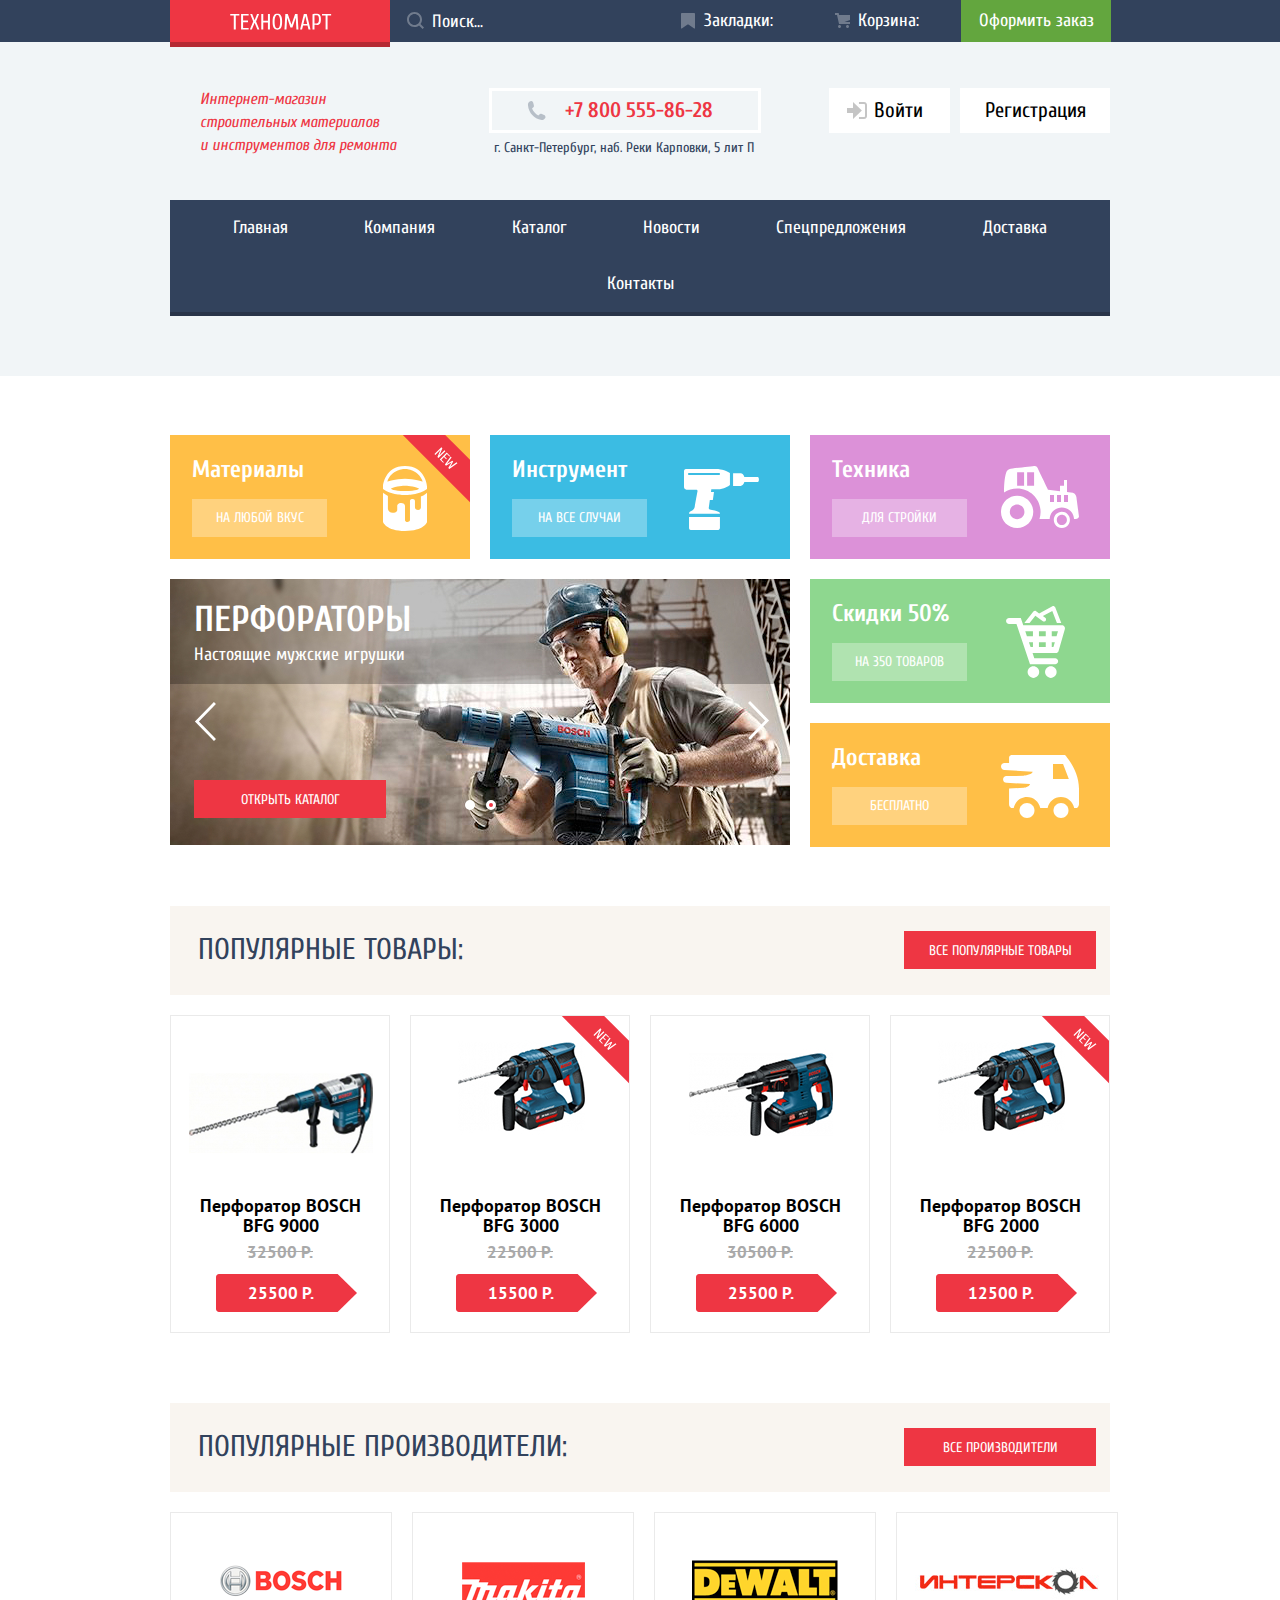
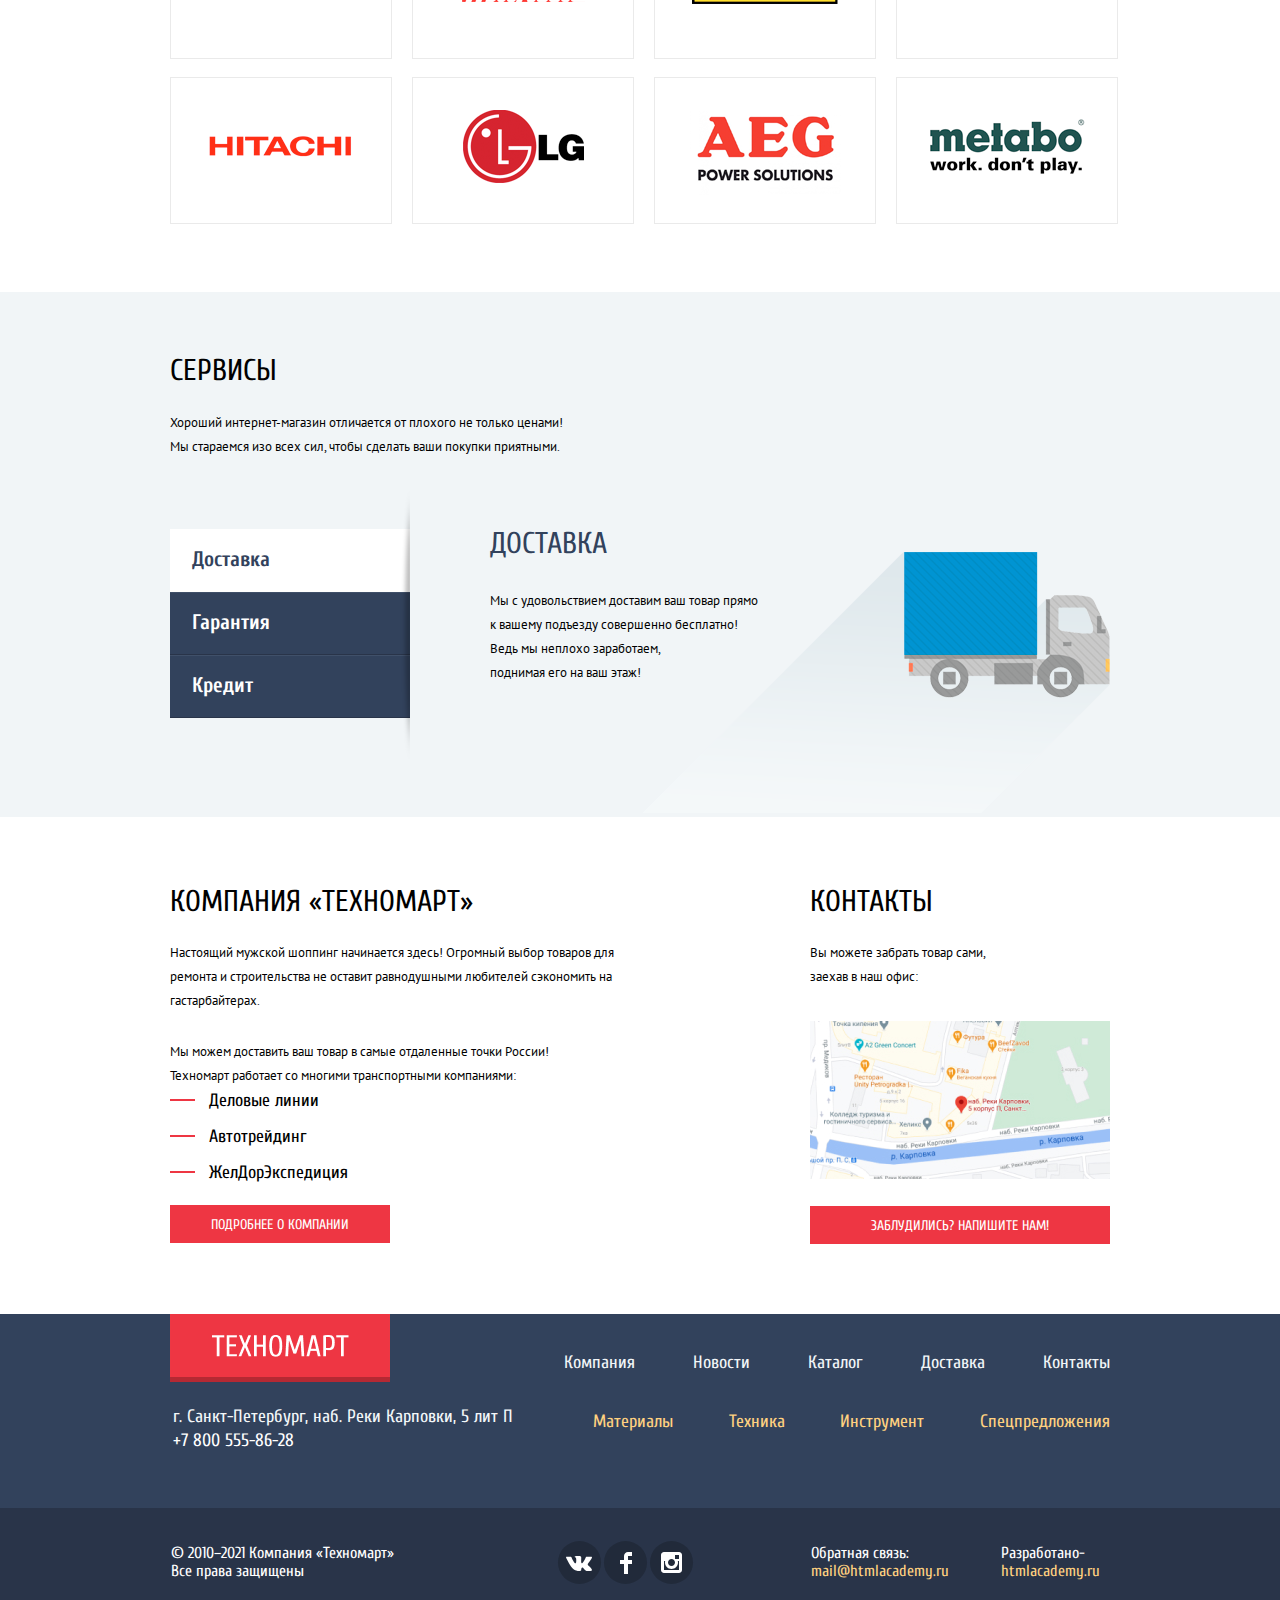
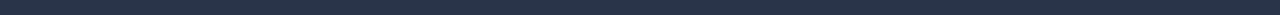
<file: index.html>
<!DOCTYPE html>
<html class="page" lang="ru">

<head>
  <meta charset="utf-8">
  <title>HTML Academy: Техномарт</title>
  <link rel="icon" href="favicon.ico">
  <link rel="icon" href="img/favicon/icon.svg" type="image/svg+xml">
  <link rel="apple-touch-icon" href="img/favicon/180.png">
  <link rel="manifest" href="manifest.webmanifest">
  <link rel="preconnect" href="https://fonts.gstatic.com">
  <link
    href="https://fonts.googleapis.com/css2?family=Cuprum:ital,wght@0,400;0,700;1,400&family=PT+Sans:ital,wght@0,400;0,700;1,400;1,700&display=swap"
    rel="stylesheet">
  <link href="css/normalize.css" rel="stylesheet">
  <link href="css/style.min.css" rel="stylesheet">
</head>

<body class="page-body">
  <header class="main-header">
    <div class="user-navigation-bar">
      <div class="user-navigation">
        <a class="main-header-logo">
          <img src="img/logo-technomart.svg" width="107" height="17" alt="Логотип магазина Техномарт">
        </a>
        <form class="search-form" action="blank.html" method="get">
          <label class="visually-hidden" for="site-search">Поиск:</label>
          <input type="search" name="search" placeholder="Поиск..." id="site-search">
          <button class="botton-search" type="submit" aria-label="Поиск"></button>
        </form>
        <ul class="user-list">
          <li><a class="bookmarks" href="blank.html">Закладки:</a></li>
          <li><a class="cart" href="blank.html">Корзина:</a></li>
          <li><button class="order">Оформить заказ</button></li>
        </ul>
      </div>
    </div>
    <div class="user-navigation-wrapper">
      <h1 class="main-title">Интернет-магазин<br> строительных материалов<br> и инструментов для ремонта</h1>
      <ul class="main-contact">
        <li class="contact-center">
          <a class="contacts-phone" href="tel:+78005558628">+7 800 555-86-28</a>
        </li>
        <li>
          <p class="main-address">г. Санкт-Петербург, наб. Реки Карповки, 5 лит П</p>
        </li>
      </ul>
      <ul class="main-login">
        <li><a class="login-link">Войти</a></li>
        <li><a class="registration-link">Регистрация</a></li>
      </ul>
    </div>
    <nav class="main-navigation">
      <ul class="site-navigation">
        <li><a href="index.html">Главная</a></li>
        <li><a href="blank.html">Компания</a></li>
        <li><a href="catalog.html">Каталог</a></li>
        <li><a href="blank.html">Новости</a></li>
        <li><a href="blank.html">Спецпредложения</a></li>
        <li><a href="blank.html">Доставка</a></li>
        <li><a href="blank.html">Контакты</a></li>
      </ul>
    </nav>
  </header>
  <main class="container">
    <section class="main-menu center">
      <h2 class="visually-hidden">Каталог товаров и услуг</h2>
      <div class="menu-container">
        <div class="item-material">
          <h3>Материалы</h3>
          <a class="button-menu" href="blank.html" aria-label="Каталог материалов">На любой вкус</a>
          <img class="new" src="img/new.svg" width="70" height="70" alt="Новинка">
        </div>
        <div class="item-tool">
          <h3>Инструмент</h3>
          <a class="button-menu" href="blank.html" aria-label="Каталог инструментов">На все случаи</a>
        </div>
        <div class="item-technic">
          <h3>Техника</h3>
          <a class="button-menu" href="blank.html" aria-label="Каталог техники">Для стройки</a>
        </div>
        <div class="item-stock">
          <h3>Скидки 50%</h3>
          <a class="button-menu" href="blank.html" aria-label="Скидки на товары">На 350 товаров</a>
        </div>
        <div class="item-delivery">
          <h3>Доставка</h3>
          <a class="button-menu" href="blank.html" aria-label="Условия бесплатной доставки">Бесплатно</a>
        </div>
        <div class="gallery-container">
          <h2 class="visually-hidden">Фотогалерея</h2>
          <ul class="gallery-content">
            <li class="slide slide-current">
              <img src="img/hammer-drill.jpg" width="620" height="266" alt="Изображение работы с перфоратором">
              <div class="gallery-title">
                <h2>Перфораторы</h2>
                <p>Настоящие мужские игрушки</p>
              </div>
            </li>
            <li class="slide">
              <img src="img/drill.jpg" width="620" height="266" alt="Изображение работы с дрелью">
              <div class="gallery-title">
                <h2>Дрели</h2>
                <p>Соседям на радость!</p>
              </div>
            </li>
          </ul>
          <a class="button-red button-gallery" href="catalog.html">Открыть каталог</a>
          <div class="gallery-controls">
            <button type="button" aria-label="Первый слайд"></button>
            <button class="gallery-controls-current" type="button" aria-label="Второй слайд"></button>
          </div>
          <button class="button gallery-button gallery-button-back" type="button" disabled>
            <span class="visually-hidden">Назад</span>
          </button>
          <button class="button gallery-button gallery-button-next" type="button">
            <span class="visually-hidden">Вперед</span>
          </button>
        </div>
      </div>
    </section>
    <div class="main-section center">
      <h2>Популярные товары:</h2>
      <a class="button-red button-red-popular" href="blank.html">Все популярные товары</a>
    </div>
    <section class="popular-products center">
      <ul class="catalog-list-popular">
        <li class="catalog-item-popular">
          <p class="catalog-item-image">
            <img src="img/bosch-bfg-9000.jpg" width="184" height="164" alt="Перфоратор синего цвета с буром">
          </p>
          <div class="catalog-item-botton">
            <a class="button-cart">Купить</a>
            <a class="button-bookmarks">В закладки</a>
          </div>
          <a href="blank.html">
            <h3 class="catalog-item-title">Перфоратор BOSCH BFG 9000</h3>
          </a>
          <span class="visually-hidden">Старая цена</span>
          <p class="catalog-item-old-price"><del>32500 Р.</del></p>
          <span class="visually-hidden">Цена</span>
          <p class="catalog-item-price">25500 Р.</p>
        </li>
        <li class="catalog-item-popular">
          <p class="catalog-item-image">
            <img src="img/bosch-bfg-3000.jpg" width="127" height="112" alt="Перфоратор синего цвета с буром">
          </p>
          <div class="catalog-item-botton">
            <a class="button-cart">Купить</a>
            <a class="button-bookmarks">В закладки</a>
          </div>
          <a href="blank.html"></a>
          <h3 class="catalog-item-title">Перфоратор BOSCH BFG 3000</h3>
          <span class="visually-hidden">Старая цена</span>
          <p class="catalog-item-old-price"><del>22500 Р.</del></p>
          <span class="visually-hidden">Цена</span>
          <p class="catalog-item-price">15500 Р.</p>
          <img class="new" src="img/new.svg" width="70" height="70" alt="Новинка">
        </li>
        <li class="catalog-item-popular">
          <p class="catalog-item-image">
            <img src="img/bosch-bfg-6000.jpg" width="144" height="128" alt="Перфоратор синего цвета с буром">
          </p>
          <div class="catalog-item-botton">
            <a class="button-cart">Купить</a>
            <a class="button-bookmarks">В закладки</a>
          </div>
          <a href="blank.html"></a>
          <h3 class="catalog-item-title">Перфоратор BOSCH BFG 6000</h3>
          <span class="visually-hidden">Старая цена</span>
          <p class="catalog-item-old-price"><del>30500 Р.</del></p>
          <span class="visually-hidden">Цена</span>
          <p class="catalog-item-price">25500 Р.</p>
        </li>
        <li class="catalog-item-popular">
          <p class="catalog-item-image">
            <img src="img/bosch-bfg-2000.jpg" width="127" height="112" alt="Перфоратор синего цвета с буром">
          </p>
          <div class="catalog-item-botton">
            <a class="button-cart">Купить</a>
            <a class="button-bookmarks">В закладки</a>
          </div>
          <a href="blank.html"></a>
          <h3 class="catalog-item-title">Перфоратор BOSCH BFG 2000</h3>
          <span class="visually-hidden">Старая цена</span>
          <p class="catalog-item-old-price"><del>22500 Р.</del></p>
          <span class="visually-hidden">Цена</span>
          <p class="catalog-item-price">12500 Р.</p>
          <img class="new" src="img/new.svg" width="70" height="70" alt="Новинка">
        </li>
      </ul>
    </section>
    <div class="main-section center">
      <h2>Популярные производители:</h2>
      <a class="button-red button-red-popular" href="blank.html">Все производители</a>
    </div>
    <section class="popular-brands center">
      <h2 class="visually-hidden">Список популярных производителей</h2>
      <ul class="popular-brands-list">
        <li>
          <a href="#">
            <img src="img/bosch.png" width="126" height="37" alt="Логотип фирмы BOSCH">
          </a>
        </li>
        <li>
          <a href="#">
            <img src="img/makita.png" width="123" height="40" alt="Логотип фирмы Makita">
          </a>
        </li>
        <li>
          <a href="#">
            <img src="img/dewalt.png" width="146" height="44" alt="Логотип фирмы Dewalt">
          </a>
        </li>
        <li>
          <a href="#">
            <img src="img/interskol.png" width="200" height="76" alt="Логотип фирмы Интерскол">
          </a>
        </li>
        <li>
          <a href="#">
            <img src="img/hitachi.png" width="169" height="31" alt="Логотип фирмы Hitachi">
          </a>
        </li>
        <li>
          <a href="#">
            <img src="img/lg.png" width="121" height="73" alt="Логотип фирмы LG">
          </a>
        </li>
        <li>
          <a href="#">
            <img src="img/aeg.png" width="151" height="96" alt="Логотип фирмы AEG">
          </a>
        </li>
        <li>
          <a href="#">
            <img src="img/metabo.png" width="204" height="69" alt="Логотип фирмы Metabo">
          </a>
        </li>
      </ul>
    </section>
    <section class="service">
      <div class="service-wrapper center">
        <h2>Сервисы</h2>
        <p>Хороший интернет-магазин отличается от плохого не только ценами!<br>
          Мы стараемся изо всех сил, чтобы сделать ваши покупки приятными.</p>
        <div class="service-form">
          <ul class="service-list">
            <li class="service-delivery">
              <button class="service-button service-button-active">Доставка</button>
            </li>
            <li class="service-warranty">
              <button class="service-button">Гарантия</button>
            </li>
            <li class="service-credit">
              <button class="service-button">Кредит</button>
            </li>
          </ul>
          <ul class="delivery-info">
            <li class="delivery-info-item delivery-info-item-active">
              <h3 class="delivery-title">Доставка</h3>
              <p>Мы с удовольствием доставим ваш товар прямо<br>
                к вашему подъезду совершенно бесплатно!</p>
              <p>Ведь мы неплохо заработаем,<br>
                поднимая его на ваш этаж!</p>
            </li>
            <li class="delivery-info-item">
              <h3 class="delivery-title">Гарантия</h3>
              <p>Если купленный у нас товар поломается или заискрит,
                а также в случае пожара, спровоцированного его
                возгоранием, вы всегда можете быть уверены в нашей
                гарантии. Мы обменяем сгоревший товар на новый.
                Дом уж восстановите как-нибудь сами.</p>
            </li>
            <li class="delivery-info-item">
              <h3 class="delivery-title">Кредит</h3>
              <p>Залезть в долговую яму стало проще! Кредитные консультанты придут вам на помощь.</p>
              <a class="button-red button-red-credit" href="blank.html">Отправить заявку</a>
            </li>
          </ul>
          <ul class="service-img">
            <li class="service-img-item service-img-active">
              <img src="img/delivery.png" width="468" height="261" alt="Машина доставки">
            </li>
            <li class="service-img-item">
              <img src="img/warranty.png" width="389" height="283" alt="Знак гарантии">
            </li>
            <li class="service-img-item">
              <img src="img/credit.png" width="465" height="285" alt="Изображение денег">
            </li>
          </ul>
        </div>
        <div class="shadow-right">
          <img src="img/shadow.png" width="10" height="279" alt="Тень на кнопках">
        </div>
      </div>
    </section>
    <div class="info center">
      <section class="about-us">
        <h2>Компания «Техномарт»</h2>
        <p>Настоящий мужской шоппинг начинается здесь! Огромный выбор товаров для<br>
          ремонта и строительства не оставит равнодушными любителей сэкономить на<br>
          гастарбайтерах.</p>
        <p>Мы можем доставить ваш товар в самые отдаленные точки России!<br>
          Техномарт работает со многими транспортными компаниями:</p>
        <ul class="about-us-list">
          <li>
            <svg width="25" height="12">
              <line x1="0" y1="6" x2="25" y2="6" stroke="#EE3643" stroke-width="2" />
            </svg>
            <a class="delivery-service" href="#">Деловые линии</a>
          </li>
          <li>
            <svg width="25" height="12">
              <line x1="0" y1="6" x2="25" y2="6" stroke="#EE3643" stroke-width="2" />
            </svg>
            <a class="delivery-service" href="#">Автотрейдинг</a>
          </li>
          <li>
            <svg width="25" height="12">
              <line x1="0" y1="6" x2="25" y2="6" stroke="#EE3643" stroke-width="2" />
            </svg>
            <a class="delivery-service" href="#">ЖелДорЭкспедиция</a>
          </li>
        </ul>
        <a class="button-about-us button-red" href="#">Подробнее о компании</a>
      </section>
      <section class="contacts">
        <h2>Контакты</h2>
        <p>Вы можете забрать товар сами,<br>
          заехав в наш офис:</p>
        <a class="button-map" href="https://goo.gl/maps/zDsHfjnnoQA5EZo6A">
          <img src="img/map.jpg" width="300" height="158" alt="Карта местонахождения магазина">
        </a>
        <a class="button-red button-red-feedback">Заблудились? Напишите НАМ!</a>
      </section>
    </div>
  </main>

  <footer class="main-footer">
    <div class="footer-nav center">
      <nav class="footer-nav-1">
        <a class="footer-logo" href="index.html">
          <img src="img/logo-footer.png" width="220" height="68" alt="Логотип Техномарт">
        </a>
        <ul class="footer-nav-list-1">
          <li class="footer-nav-item"><a href="index.html">Компания</a></li>
          <li class="footer-nav-item"><a href="blank.html">Новости</a></li>
          <li class="footer-nav-item"><a href="catalog.html">Каталог</a></li>
          <li class="footer-nav-item"><a href="blank.html">Доставка</a></li>
          <li class="footer-nav-item"><a href="blank.html">Контакты</a></li>
        </ul>
      </nav>
      <nav class="footer-nav-2">
        <section class="footer-contact">
          <h2 class="visually-hidden">Контакты</h2>
          <p>г. Санкт-Петербург, наб. Реки Карповки, 5 лит П</p>
          <a class="footer-phone" href="tel:+78005558628">+7 800 555-86-28</a>
        </section>
        <ul class="footer-nav-list-2">
          <li class="footer-nav-item"><a href="blank.html">Материалы</a></li>
          <li class="footer-nav-item"><a href="blank.html">Техника</a></li>
          <li class="footer-nav-item"><a href="blank.html">Инструмент</a></li>
          <li class="footer-nav-item"><a href="blank.html">Спецпредложения</a></li>
        </ul>
      </nav>
    </div>
    <div class="footer-background">
      <div class="footer-container center">
        <section class="footer-info">
          <h2 class="visually-hidden">Правовая информация</h2>
          <p>© 2010–2021 Компания «Техномарт»<br> Все права защищены</p>
        </section>
        <section class="footer-social">
          <h2 class="visually-hidden">Давай дружить</h2>
          <ul class="social-list">
            <li>
              <a class="social-button" href="#">
                <span class="visually-hidden">ВК</span>
                <img src="img/icon-vk.svg" width="27" height="16" alt="Логотип Вконтакте">
              </a>
            </li>
            <li>
              <a class="social-button" href="#">
                <span class="visually-hidden">Фейсбук</span>
                <img src="img/icon-fb.svg" width="12" height="22" alt="Логотип Фейсбук">
              </a>
            </li>
            <li>
              <a class="social-button" href="#">
                <span class="visually-hidden">Инстаграм</span>
                <img src="img/icon-insta.svg" width="21" height="21" alt="Логотип Инстаграм">
              </a>
            </li>
          </ul>
        </section>
        <div class="footer-end">
          <div class="footer-mail">
            <p>Обратная связь:</p>
            <a href="mailto:mail@htmlacademy.ru">mail@htmlacademy.ru</a>
          </div>
          <div class="footer-copyright">
            <p>Разработано-</p>
            <a href="https://htmlacademy.ru/intensive/htmlcss">htmlacademy.ru</a>
          </div>
        </div>
      </div>
    </div>
  </footer>

  <section class="modal modal-feedback">
    <h2 class="visually-hidden">Форма обратной связи</h2>
    <form class="name-form" action="https://echo.htmlacademy.ru" method="post">
      <div class="username">
        <label class="modal-description" for="username">Ваше имя:</label>
        <input class="name-user" id="username" type="text" name="name" placeholder="Имя Фамилия">
      </div>
      <div class="usermail">
        <label class="modal-description" for="usermail">Ваш e-mail:</label>
        <input class="mail-user" id="usermail" type="email" name="mail" placeholder="email@example.com">
      </div>
      <div class="usertext">
        <label class="modal-description" for="usertext">Текст письма:</label>
        <textarea class="text-user" id="usertext" name="message" cols="30" rows="4"
          placeholder="В свободной форме"></textarea>
      </div>
      <button class="button-feedback" type="submit">Отправить</button>
    </form>
    <button class="modal-close" type="button" aria-label="Закрыть"></button>
  </section>

  <section class="modal modal-map">
    <h2 class="visually-hidden">Как до нас добраться</h2>
    <iframe
      src="https://www.google.com/maps/embed?pb=!1m18!1m12!1m3!1d1996.822608413316!2d30.31522021600736!3d59.968265981886944!2m3!1f0!2f0!3f0!3m2!1i1024!2i768!4f13.1!3m3!1m2!1s0x4696310fca5afc31%3A0x5f2ac55f567b2400!2sHTML%20Academy!5e0!3m2!1sru!2sru!4v1624802900039!5m2!1sru!2sru"
      width="943" height="449" style="border:0;" loading="lazy"></iframe>
    <button class="modal-close" type="button" aria-label="Закрыть"></button>
  </section>

  <script src="js/feedback.min.js"></script>
  <script src="js/map.min.js"></script>

</body>

</html>
</file>
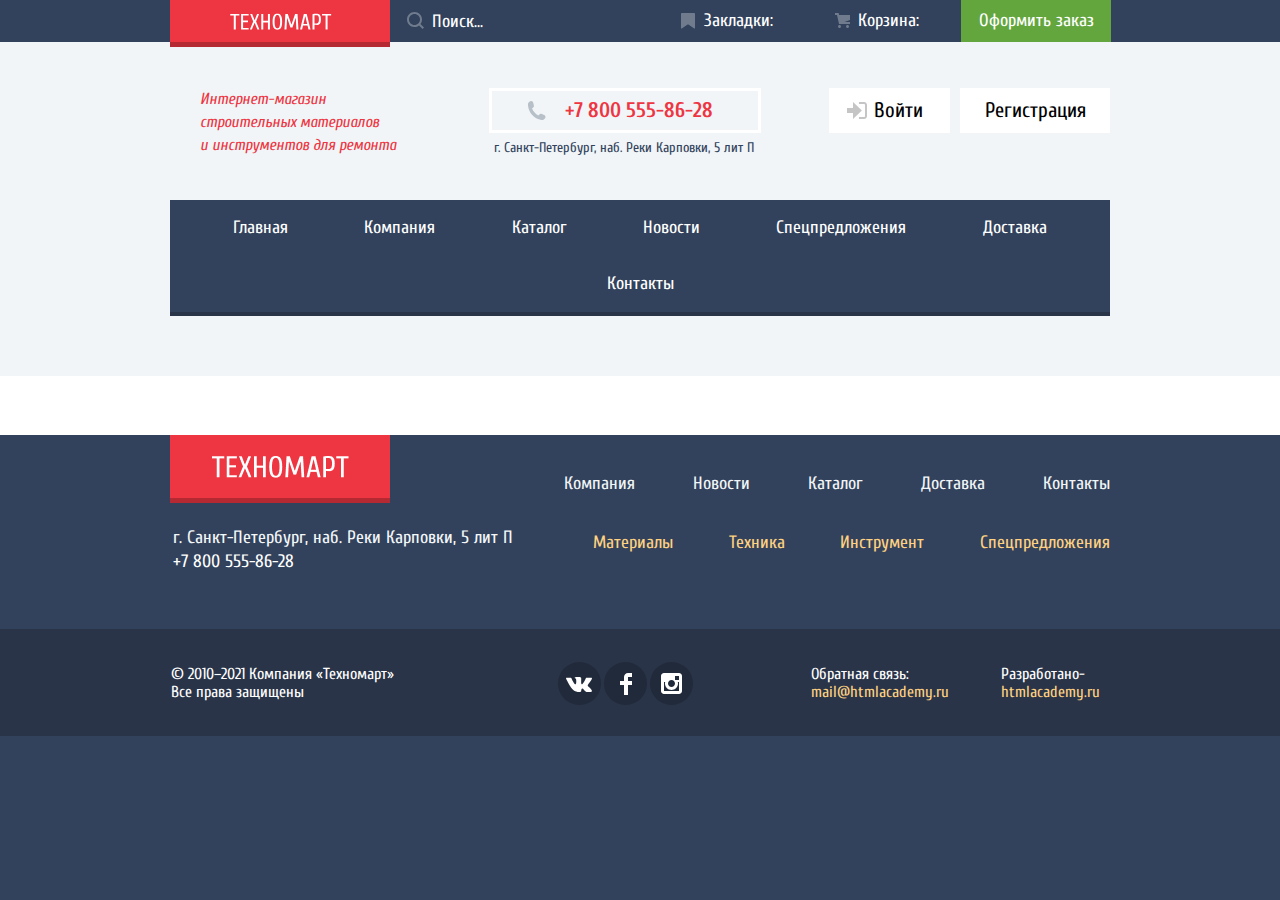
<file: blank.html>
<!DOCTYPE html>
<html class="page" lang="ru">

<head>
  <meta charset="utf-8">
  <title>HTML Academy: Техномарт</title>
  <link rel="icon" href="favicon.ico">
  <link rel="icon" href="img/favicon/icon.svg" type="image/svg+xml">
  <link rel="apple-touch-icon" href="img/favicon/180.png">
  <link rel="manifest" href="manifest.webmanifest">
  <link rel="preconnect" href="https://fonts.gstatic.com">
  <link
    href="https://fonts.googleapis.com/css2?family=Cuprum:ital,wght@0,400;0,700;1,400&family=PT+Sans:ital,wght@0,400;0,700;1,400;1,700&display=swap"
    rel="stylesheet">
  <link href="css/normalize.css" rel="stylesheet">
  <link href="css/style.min.css" rel="stylesheet">
</head>

<body class="page-body">
  <header class="main-header">
    <div class="user-navigation-bar">
      <div class="user-navigation">
        <a class="main-header-logo" href="index.html">
          <img src="img/logo-technomart.svg" width="107" height="17" alt="Логотип магазина Техномарт">
        </a>
        <form class="search-form" action="blank.html" method="get">
          <label class="visually-hidden" for="site-search">Поиск:</label>
          <input type="search" name="search" placeholder="Поиск..." id="site-search">
          <button class="botton-search" type="submit" aria-label="Поиск"></button>
        </form>
        <ul class="user-list">
          <li><a class="bookmarks" href="blank.html">Закладки:</a></li>
          <li><a class="cart" href="blank.html">Корзина:</a></li>
          <li><button class="order">Оформить заказ</button></li>
        </ul>
      </div>
    </div>
    <div class="user-navigation-wrapper">
      <h1 class="main-title">Интернет-магазин<br> строительных материалов<br> и инструментов для ремонта</h1>
      <ul class="main-contact">
        <li class="contact-center">
          <a class="contacts-phone" href="tel:+78005558628">+7 800 555-86-28</a>
        </li>
        <li>
          <p class="main-address">г. Санкт-Петербург, наб. Реки Карповки, 5 лит П</p>
        </li>
      </ul>
      <ul class="main-login">
        <li><a class="login-link">Войти</a></li>
        <li><a class="registration-link">Регистрация</a></li>
      </ul>
    </div>
    <nav class="main-navigation">
      <ul class="site-navigation">
        <li><a href="index.html">Главная</a></li>
        <li><a href="blank.html">Компания</a></li>
        <li><a href="catalog.html">Каталог</a></li>
        <li><a href="blank.html">Новости</a></li>
        <li><a href="blank.html">Спецпредложения</a></li>
        <li><a href="blank.html">Доставка</a></li>
        <li><a href="blank.html">Контакты</a></li>
      </ul>
    </nav>
  </header>

  <footer class="main-footer">
    <div class="footer-nav center">
      <nav class="footer-nav-1">
        <a class="footer-logo" href="index.html">
          <img src="img/logo-footer.png" width="220" height="68" alt="Логотип Техномарт">
        </a>
        <ul class="footer-nav-list-1">
          <li class="footer-nav-item"><a href="index.html">Компания</a></li>
          <li class="footer-nav-item"><a href="blank.html">Новости</a></li>
          <li class="footer-nav-item"><a href="catalog.html">Каталог</a></li>
          <li class="footer-nav-item"><a href="blank.html">Доставка</a></li>
          <li class="footer-nav-item"><a href="blank.html">Контакты</a></li>
        </ul>
      </nav>
      <nav class="footer-nav-2">
        <section class="footer-contact">
          <h2 class="visually-hidden">Контакты</h2>
          <p>г. Санкт-Петербург, наб. Реки Карповки, 5 лит П</p>
          <a class="footer-phone" href="tel:+78005558628">+7 800 555-86-28</a>
        </section>
        <ul class="footer-nav-list-2">
          <li class="footer-nav-item"><a href="blank.html">Материалы</a></li>
          <li class="footer-nav-item"><a href="blank.html">Техника</a></li>
          <li class="footer-nav-item"><a href="blank.html">Инструмент</a></li>
          <li class="footer-nav-item"><a href="blank.html">Спецпредложения</a></li>
        </ul>
      </nav>
    </div>
    <div class="footer-background">
      <div class="footer-container center">
        <section class="footer-info">
          <h2 class="visually-hidden">Правовая информация</h2>
          <p>© 2010–2021 Компания «Техномарт»<br> Все права защищены</p>
        </section>
        <section class="footer-social">
          <h2 class="visually-hidden">Давай дружить</h2>
          <ul class="social-list">
            <li>
              <a class="social-button" href="#">
                <span class="visually-hidden">ВК</span>
                <img src="img/icon-vk.svg" width="27" height="16" alt="Логотип Вконтакте">
              </a>
            </li>
            <li>
              <a class="social-button" href="#">
                <span class="visually-hidden">Фейсбук</span>
                <img src="img/icon-fb.svg" width="12" height="22" alt="Логотип Фейсбук">
              </a>
            </li>
            <li>
              <a class="social-button" href="#">
                <span class="visually-hidden">Инстаграм</span>
                <img src="img/icon-insta.svg" width="21" height="21" alt="Логотип Инстаграм">
              </a>
            </li>
          </ul>
        </section>
        <div class="footer-end">
          <div class="footer-mail">
            <p>Обратная связь:</p>
            <a href="mailto:mail@htmlacademy.ru">mail@htmlacademy.ru</a>
          </div>
          <div class="footer-copyright">
            <p>Разработано-</p>
            <a href="https://htmlacademy.ru/intensive/htmlcss">htmlacademy.ru</a>
          </div>
        </div>
      </div>
    </div>
  </footer>
</body>
</file>
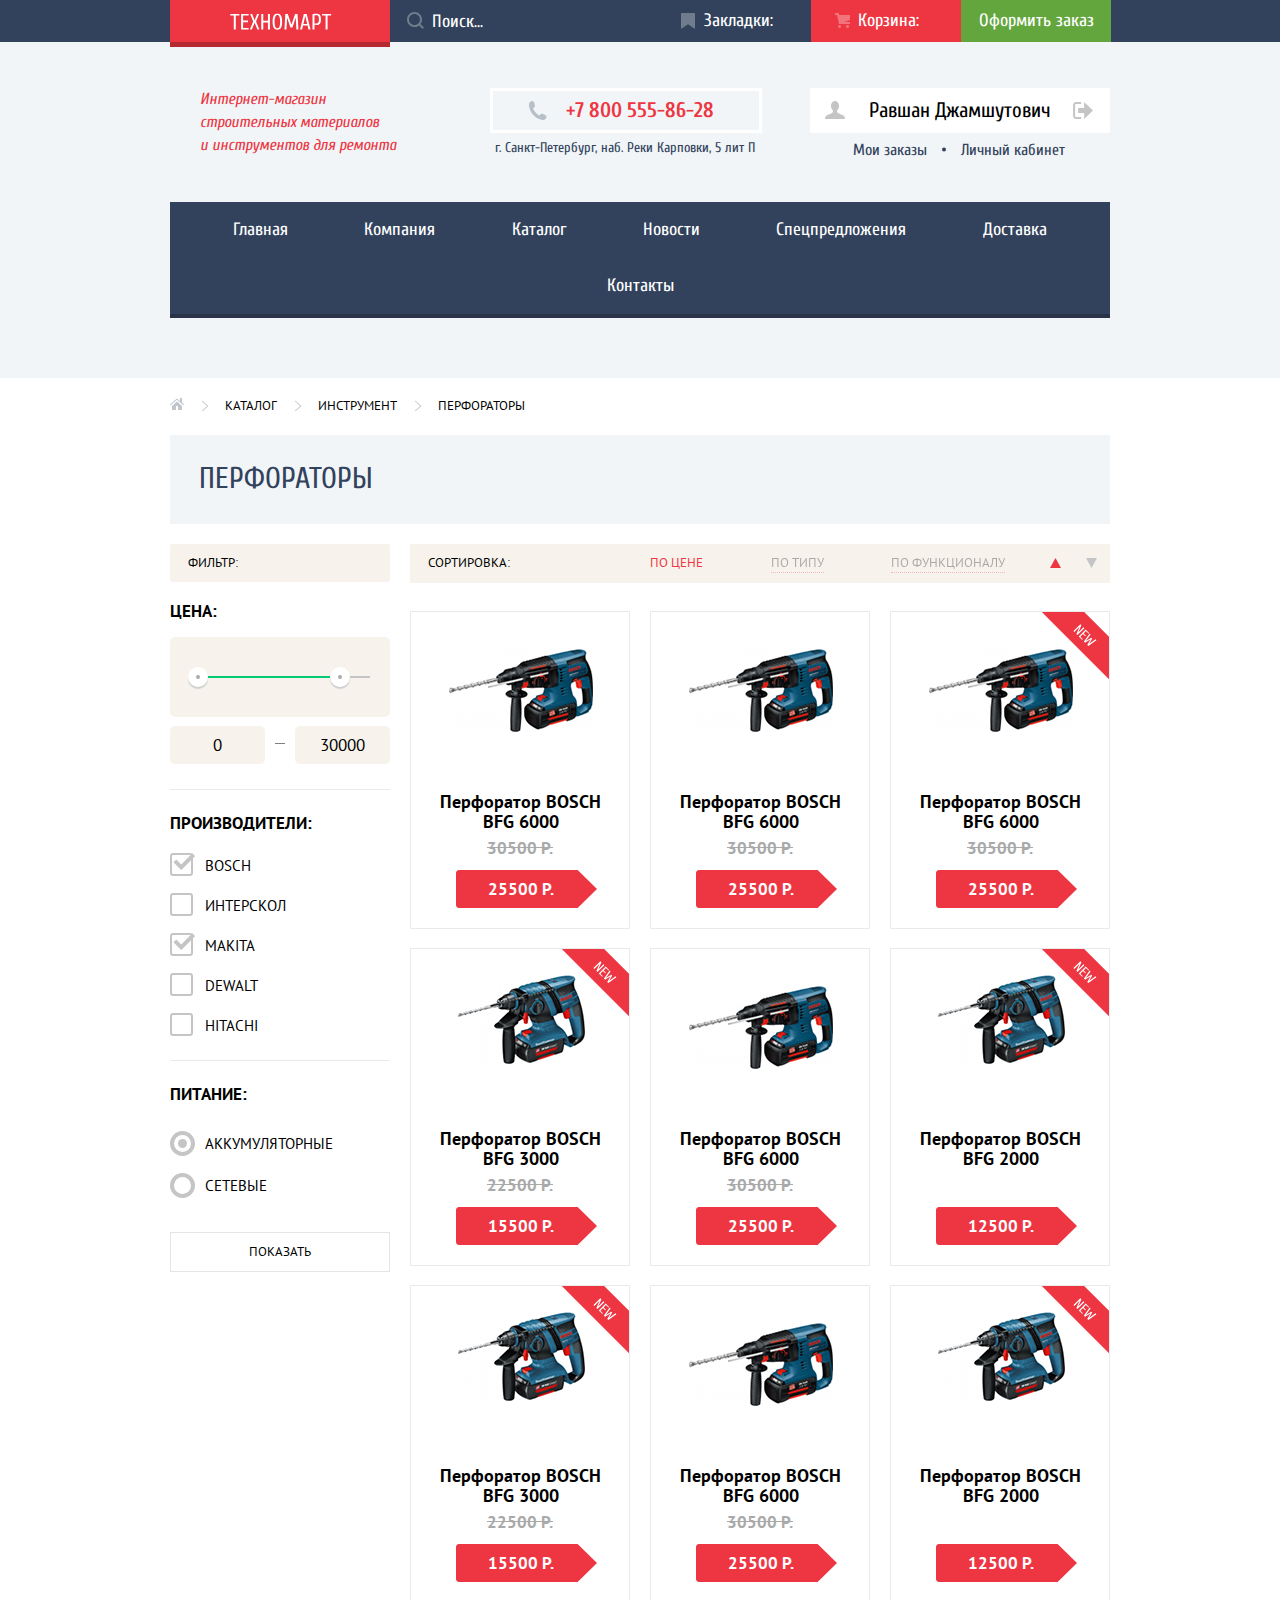
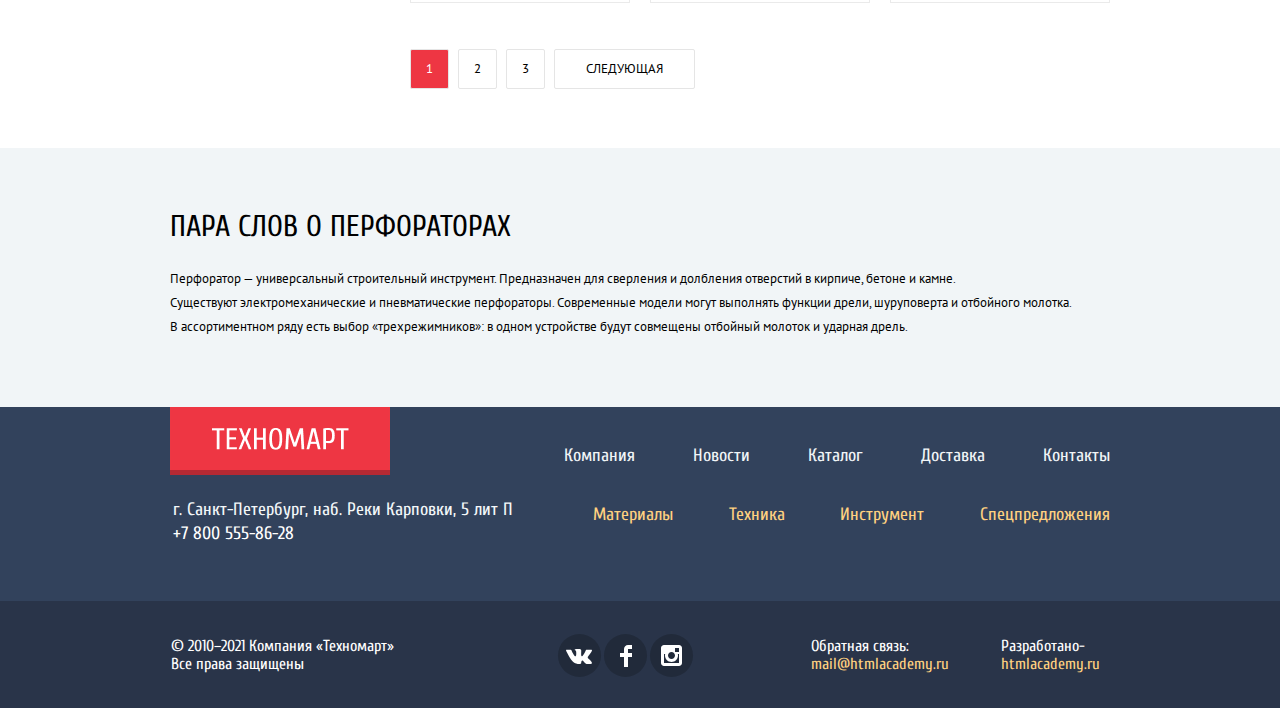
<file: catalog.html>
<!DOCTYPE html>
<html class="page" lang="ru">

<head>
  <meta charset="utf-8">
  <title>HTML Academy: Техномарт</title>
  <link rel="icon" href="favicon.ico">
  <link rel="icon" href="img/favicon/icon.svg" type="image/svg+xml">
  <link rel="apple-touch-icon" href="img/favicon/180.png">
  <link rel="manifest" href="manifest.webmanifest">
  <link rel="preconnect" href="https://fonts.gstatic.com">
  <link
    href="https://fonts.googleapis.com/css2?family=Cuprum:ital,wght@0,400;0,700;1,400&family=PT+Sans:ital,wght@0,400;0,700;1,400;1,700&display=swap"
    rel="stylesheet">
  <link href="css/normalize.css" rel="stylesheet">
  <link href="css/style.min.css" rel="stylesheet">
</head>

<body class="page-body">
  <header class="main-header">
    <div class="user-navigation-bar">
      <div class="user-navigation">
        <a class="main-header-logo" href="index.html">
          <img src="img/logo-technomart.svg" width="107" height="17" alt="Логотип магазина Техномарт">
        </a>
        <form class="search-form" action="blank.html" method="get">
          <label class="visually-hidden" for="site-search">Поиск:</label>
          <input type="search" name="search" placeholder="Поиск..." id="site-search">
          <button class="botton-search" type="submit" aria-label="Поиск"></button>
        </form>
        <ul class="user-list">
          <li><a class="bookmarks" href="blank.html">Закладки:</a></li>
          <li><a class="cart cart-active" href="blank.html">Корзина:</a></li>
          <li><button class="order">Оформить заказ</button></li>
        </ul>
      </div>
    </div>
    <div class="user-navigation-wrapper">
      <h1 class="main-title">Интернет-магазин<br> строительных материалов<br> и инструментов для ремонта</h1>
      <ul class="main-contact">
        <li class="contact-center">
          <a class="contacts-phone" href="tel:+78005558628">+7 800 555-86-28</a>
        </li>
        <li>
          <p class="main-address">г. Санкт-Петербург, наб. Реки Карповки, 5 лит П</p>
        </li>
      </ul>
      <ul class="user-login">
        <li>
          <a class="user-link" href="blank.html">Равшан Джамшутович</a>
          <a class="user-logout" href="blank.html"></a>
        </li>
        <li>
          <a class="user-account" href="blank.html">Мои заказы</a>
          <svg width="6" height="7">
            <circle r="2" cx="50%" cy="50%" fill="#32425C"/>
          </svg>
          <a class="user-account" href="blank.html">Личный кабинет</a>
        </li>
      </ul>
    </div>
    <nav class="main-navigation">
      <ul class="site-navigation">
        <li><a href="index.html">Главная</a></li>
        <li><a href="blank.html">Компания</a></li>
        <li><a href="catalog.html">Каталог</a></li>
        <li><a href="blank.html">Новости</a></li>
        <li><a href="blank.html">Спецпредложения</a></li>
        <li><a href="blank.html">Доставка</a></li>
        <li><a href="blank.html">Контакты</a></li>
      </ul>
    </nav>
  </header>

  <main class="page-catalog">
    <div class="breadcrumbs-tille center">
      <ul class="breadcrumbs">
        <li>
          <a href="index.html">
            <img src="img/icon-home.svg" width="14" height="12" alt="Иконка главной страницы">
          </a>
        </li>
        <li>
          <a href="#">Каталог</a>
        </li>
        <li>
          <a href="#">Инструмент</a>
        </li>
        <li class="breadcrumbs-current">
          Перфораторы
        </li>
      </ul>
      <h1 class="page-title">Перфораторы</h1>
    </div>
    <div class="filters-catalog center">
      <section class="filters">
        <h2 class="filters-title">Фильтр:</h2>
        <form class="filter" action="https://echo.htmlacademy.ru/courses" method="get">
          <fieldset class="filter-item">
            <legend class="filter-title">Цена:</legend>
            <div class="range-filter">
              <div class="range-controls">
                <div class="scale">
                  <div class="bar"></div>
                </div>
                <div class="toggle toggle-min" tabindex="0" aria-label="Регулятор минимальной цены"></div>
                <div class="toggle toggle-max" tabindex="0" aria-label="Регулятор максимальной цены"></div>
              </div>
              <div class="price-controls">
                <label class="min-price">
                  <input type="number" name="min-price" step="100" value="0">
                </label>
                <svg width="30" height="18">
                  <line x1="10" y1="18" x2="20" y2="18" stroke="#000000" stroke-width="1" />
                </svg>
                <label class="max-price">
                  <input type="number" name="max-price" step="100" value="30000">
                </label>
              </div>
            </div>
          </fieldset>
          <div class="filter-line"></div>
          <fieldset class="filter-item">
            <legend class="filter-title">Производители:</legend>
            <ul class="filter-checkbox-list">
              <li class="filter-option filter-checkbox">
                <input class="visually-hidden filter-input-checkbox filter-input" type="checkbox" name="bosch"
                  id="filter-boch" checked>
                <label for="filter-boch">Bosch</label>
              </li>
              <li class="filter-option filter-checkbox">
                <input class="visually-hidden filter-input-checkbox filter-input" type="checkbox" name="interscol"
                  id="filter-interscol">
                <label for="filter-interscol">Интерскол</label>
              </li>
              <li class="filter-option filter-checkbox">
                <input class="visually-hidden filter-input-checkbox filter-input" type="checkbox" name="makita"
                  id="filter-makita" checked>
                <label for="filter-makita">Makita</label>
              </li>
              <li class="filter-option filter-checkbox">
                <input class="visually-hidden filter-input-checkbox filter-input" type="checkbox" name="dewalt"
                  id="filter-dewalt">
                <label for="filter-dewalt">Dewalt</label>
              </li>
              <li class="filter-option filter-checkbox">
                <input class="visually-hidden filter-input-checkbox filter-input" type="checkbox" name="hitachi"
                  id="filter-hitachi">
                <label for="filter-hitachi">Hitachi</label>
              </li>
            </ul>
          </fieldset>
          <div class="filter-line"></div>
          <fieldset class="filter-item">
            <legend class="filter-title">Питание:</legend>
            <ul class="filter-radio-list">
              <li class="filter-option filter-radio">
                <input class="visually-hidden filter-input-radio filter-input" type="radio" name="power" value="battery"
                  id="filter-battery" checked>
                <label for="filter-battery">Аккумуляторные</label>
              </li>
              <li class="filter-option filter-radio">
                <input class="visually-hidden filter-input-radio filter-input" type="radio" name="power" value="network"
                  id="filter-network">
                <label for="filter-network">Сетевые</label>
              </li>
            </ul>
          </fieldset>
          <button class="filter-button" type="submit">Показать</button>
        </form>
      </section>

      <div class="sortings-catalog">
        <section class="sortings">
          <h2 class="sorting-title">Сортировка:</h2>
          <form class="sorting">
            <ul class="sorting-list">
              <li class="sorting-option sorting-radio">
                <input class="visually-hidden sorting-input-radio sorting-input" type="radio" name="sorting"
                  value="price" id="filter-price" checked>
                <label for="filter-price">По цене</label>
              </li>
              <li class="sorting-option sorting-radio">
                <input class="visually-hidden sorting-input-radio sorting-input" type="radio" name="sorting"
                  value="type" id="filter-type">
                <label for="filter-type">По типу</label>
              </li>
              <li class="sorting-option sorting-radio">
                <input class="visually-hidden sorting-input-radio sorting-input" type="radio" name="sorting"
                  value="functional" id="filter-functional">
                <label for="filter-functional">По функционалу</label>
              </li>
            </ul>
          </form>
          <form class="arrows">
            <ul class="arrows-list">
              <li class="arrows-option arrows-radio">
                <input class="visually-hidden arrows-input-radio arrows-input" type="radio" name="arrows" value="up"
                  id="filter-up" checked>
                <label for="filter-up">
                  <span class="visually-hidden">Сортировка по возрастанию</span>
                  <svg width="11" height="10">
                    <polygon class="triangle" points="0,10 5.5,0 11,10" fill="#C5C5C5" />
                  </svg>
                </label>
              </li>
              <li class="arrows-option arrows-radio">
                <input class="visually-hidden arrows-input-radio arrows-input" type="radio" name="arrows" value="down"
                  id="filter-down">
                <label for="filter-down">
                  <span class="visually-hidden">Сортировка по убыванию</span>
                  <svg width="11" height="10">
                    <polygon class="triangle" points="0,0 5.5,10 11,0" fill="#C5C5C5" />
                  </svg>
                </label>
              </li>
            </ul>
          </form>
        </section>

        <section class="catalog">
          <h2 class="visually-hidden">Перфораторы</h2>
          <ul class="catalog-list">
            <li class="catalog-item" tabindex="0">
              <p class="catalog-item-image">
                <img src="img/bosch-bfg-6000.jpg" width="144" height="128" alt="Синий перфоратор фирмы BOSCH BFG 6000">
              </p>
              <div class="catalog-item-botton">
                <a class="button-cart">Купить</a>
                <a class="button-bookmarks">В закладки</a>
              </div>
              <a href="blank.html">
                <h3 class="catalog-item-title">Перфоратор BOSCH BFG 6000</h3>
              </a>
              <span class="visually-hidden">Старая цена</span>
              <p class="catalog-item-old-price"><del>30500 Р.</del></p>
              <span class="visually-hidden">Цена</span>
              <p class="catalog-item-price">25500 Р.</p>
            </li>
            <li class="catalog-item" tabindex="0">
              <p class="catalog-item-image">
                <img src="img/bosch-bfg-6000.jpg" width="144" height="128" alt="Синий перфоратор фирмы BOSCH BFG 6000">
              </p>
              <div class="catalog-item-botton">
                <a class="button-cart">Купить</a>
                <a class="button-bookmarks">В закладки</a>
              </div>
              <a href="blank.html">
                <h3 class="catalog-item-title">Перфоратор BOSCH BFG 6000</h3>
              </a>
              <span class="visually-hidden">Старая цена</span>
              <p class="catalog-item-old-price"><del>30500 Р.</del></p>
              <span class="visually-hidden">Цена</span>
              <p class="catalog-item-price">25500 Р.</p>
            </li>
            <li class="catalog-item" tabindex="0">
              <p class="catalog-item-image">
                <img src="img/bosch-bfg-6000.jpg" width="144" height="128" alt="Синий перфоратор фирмы BOSCH BFG 6000">
              </p>
              <div class="catalog-item-botton">
                <a class="button-cart">Купить</a>
                <a class="button-bookmarks">В закладки</a>
              </div>
              <a href="blank.html">
                <h3 class="catalog-item-title">Перфоратор BOSCH BFG 6000</h3>
              </a>
              <span class="visually-hidden">Старая цена</span>
              <p class="catalog-item-old-price"><del>30500 Р.</del></p>
              <span class="visually-hidden">Цена</span>
              <p class="catalog-item-price">25500 Р.</p>
              <img class="new" src="img/new.svg" width="70" height="70" alt="Новинка">
            </li>
            <li class="catalog-item" tabindex="0">
              <p class="catalog-item-image">
                <img src="img/bosch-bfg-3000.jpg" width="127" height="112" alt="Перфоратор синего цвета с буром">
              </p>
              <div class="catalog-item-botton">
                <a class="button-cart">Купить</a>
                <a class="button-bookmarks">В закладки</a>
              </div>
              <a href="blank.html">
                <h3 class="catalog-item-title">Перфоратор BOSCH BFG 3000</h3>
              </a>
              <span class="visually-hidden">Старая цена</span>
              <p class="catalog-item-old-price"><del>22500 Р.</del></p>
              <span class="visually-hidden">Цена</span>
              <p class="catalog-item-price">15500 Р.</p>
              <img class="new" src="img/new.svg" width="70" height="70" alt="Новинка">
            </li>
            <li class="catalog-item" tabindex="0">
              <p class="catalog-item-image">
                <img src="img/bosch-bfg-6000.jpg" width="144" height="128" alt="Перфоратор синего цвета с буром">
              </p>
              <div class="catalog-item-botton">
                <a class="button-cart">Купить</a>
                <a class="button-bookmarks">В закладки</a>
              </div>
              <a href="blank.html">
                <h3 class="catalog-item-title">Перфоратор BOSCH BFG 6000</h3>
              </a>
              <span class="visually-hidden">Старая цена</span>
              <p class="catalog-item-old-price"><del>30500 Р.</del></p>
              <span class="visually-hidden">Цена</span>
              <p class="catalog-item-price">25500 Р.</p>
            </li>
            <li class="catalog-item" tabindex="0">
              <p class="catalog-item-image">
                <img src="img/bosch-bfg-2000.jpg" width="127" height="112" alt="Перфоратор синего цвета с буром">
              </p>
              <div class="catalog-item-botton">
                <a class="button-cart">Купить</a>
                <a class="button-bookmarks">В закладки</a>
              </div>
              <a href="blank.html">
                <h3 class="catalog-item-title">Перфоратор BOSCH BFG 2000</h3>
              </a>
              <span class="visually-hidden">Старая цена</span>
              <p class="catalog-item-old-price old-price-none">15000 P.</p>
              <span class="visually-hidden">Цена</span>
              <p class="catalog-item-price">12500 Р.</p>
              <img class="new" src="img/new.svg" width="70" height="70" alt="Новинка">
            </li>
            <li class="catalog-item" tabindex="0">
              <p class="catalog-item-image">
                <img src="img/bosch-bfg-3000.jpg" width="127" height="112" alt="Перфоратор синего цвета с буром">
              </p>
              <div class="catalog-item-botton">
                <a class="button-cart">Купить</a>
                <a class="button-bookmarks">В закладки</a>
              </div>
              <a href="blank.html">
                <h3 class="catalog-item-title">Перфоратор BOSCH BFG 3000</h3>
              </a>
              <span class="visually-hidden">Старая цена</span>
              <p class="catalog-item-old-price"><del>22500 Р.</del></p>
              <span class="visually-hidden">Цена</span>
              <p class="catalog-item-price">15500 Р.</p>
              <img class="new" src="img/new.svg" width="70" height="70" alt="Новинка">
            </li>
            <li class="catalog-item" tabindex="0">
              <p class="catalog-item-image">
                <img src="img/bosch-bfg-6000.jpg" width="144" height="128" alt="Перфоратор синего цвета с буром">
              </p>
              <div class="catalog-item-botton">
                <a class="button-cart">Купить</a>
                <a class="button-bookmarks">В закладки</a>
              </div>
              <a href="blank.html">
                <h3 class="catalog-item-title">Перфоратор BOSCH BFG 6000</h3>
              </a>
              <span class="visually-hidden">Старая цена</span>
              <p class="catalog-item-old-price"><del>30500 Р.</del></p>
              <span class="visually-hidden">Цена</span>
              <p class="catalog-item-price">25500 Р.</p>
            </li>
            <li class="catalog-item" tabindex="0">
              <p class="catalog-item-image">
                <img src="img/bosch-bfg-2000.jpg" width="127" height="112" alt="Перфоратор синего цвета с буром">
              </p>
              <div class="catalog-item-botton">
                <a class="button-cart">Купить</a>
                <a class="button-bookmarks">В закладки</a>
              </div>
              <a href="blank.html">
                <h3 class="catalog-item-title">Перфоратор BOSCH BFG 2000</h3>
              </a>
              <span class="visually-hidden">Старая цена</span>
              <p class="catalog-item-old-price old-price-none">15000 P.</p>
              <span class="visually-hidden">Цена</span>
              <p class="catalog-item-price">12500 Р.</p>
              <img class="new" src="img/new.svg" width="70" height="70" alt="Новинка">
            </li>
          </ul>
        </section>
      </div>
    </div>
    <section class="pagination center">
      <h2 class="visually-hidden">Пагинация каталога</h2>
      <ul class="pagination-list">
        <li class="pagination-item pagination-item-current">
          <a>1</a>
        </li>
        <li class="pagination-item">
          <a href="#">2</a>
        </li>
        <li class="pagination-item">
          <a href="#">3</a>
        </li>
        <li class="pagination-item">
          <a href="#">Следующая</a>
        </li>
      </ul>
    </section>
    <div class="product-info">
      <h2 class="product-info-title center">Пара слов о перфораторах</h2>
      <p class="product-info-text center">Перфоратор — универсальный строительный инструмент. Предназначен для
        сверления и долбления отверстий в кирпиче, бетоне и камне.<br>
        Существуют электромеханические и пневматические перфораторы. Современные модели могут выполнять функции
        дрели, шуруповерта и отбойного молотка.<br>
        В ассортиментном ряду есть выбор «трехрежимников»: в одном устройстве будут совмещены отбойный молоток и
        ударная дрель.</p>
    </div>
  </main>

  <footer class="main-footer">
    <div class="footer-nav center">
      <nav class="footer-nav-1">
        <a class="footer-logo" href="index.html">
          <img src="img/logo-footer.png" width="220" height="68" alt="Логотип Техномарт">
        </a>
        <ul class="footer-nav-list-1">
          <li class="footer-nav-item"><a href="index.html">Компания</a></li>
          <li class="footer-nav-item"><a href="blank.html">Новости</a></li>
          <li class="footer-nav-item"><a href="catalog.html">Каталог</a></li>
          <li class="footer-nav-item"><a href="blank.html">Доставка</a></li>
          <li class="footer-nav-item"><a href="blank.html">Контакты</a></li>
        </ul>
      </nav>
      <nav class="footer-nav-2">
        <section class="footer-contact">
          <h2 class="visually-hidden">Контакты</h2>
          <p>г. Санкт-Петербург, наб. Реки Карповки, 5 лит П</p>
          <a class="footer-phone" href="tel:+78005558628">+7 800 555-86-28</a>
        </section>
        <ul class="footer-nav-list-2">
          <li class="footer-nav-item"><a href="blank.html">Материалы</a></li>
          <li class="footer-nav-item"><a href="blank.html">Техника</a></li>
          <li class="footer-nav-item"><a href="blank.html">Инструмент</a></li>
          <li class="footer-nav-item"><a href="blank.html">Спецпредложения</a></li>
        </ul>
      </nav>
    </div>
    <div class="footer-background">
      <div class="footer-container center">
        <section class="footer-info">
          <h2 class="visually-hidden">Правовая информация</h2>
          <p>© 2010–2021 Компания «Техномарт»<br> Все права защищены</p>
        </section>
        <section class="footer-social">
          <h2 class="visually-hidden">Давай дружить</h2>
          <ul class="social-list">
            <li>
              <a class="social-button" href="#">
                <span class="visually-hidden">ВК</span>
                <img src="img/icon-vk.svg" width="27" height="16" alt="Логотип Вконтакте">
              </a>
            </li>
            <li>
              <a class="social-button" href="#">
                <span class="visually-hidden">Фейсбук</span>
                <img src="img/icon-fb.svg" width="12" height="22" alt="Логотип Фейсбук">
              </a>
            </li>
            <li>
              <a class="social-button" href="#">
                <span class="visually-hidden">Инстаграм</span>
                <img src="img/icon-insta.svg" width="21" height="21" alt="Логотип Инстаграм">
              </a>
            </li>
          </ul>
        </section>
        <div class="footer-end">
          <div class="footer-mail">
            <p>Обратная связь:</p>
            <a href="mailto:mail@htmlacademy.ru">mail@htmlacademy.ru</a>
          </div>
          <div class="footer-copyright">
            <p>Разработано-</p>
            <a href="https://htmlacademy.ru/intensive/htmlcss">htmlacademy.ru</a>
          </div>
        </div>
      </div>
    </div>
  </footer>

  <section class="modal modal-cart">
    <h2>Товар добавлен в корзину!</h2>
    <button class="button-modal-cart button-modal-cart-order" type="submit">Оформить заказ</button>
    <button class="button-modal-cart button-modal-cart-buy" type="submit">Продолжить покупки</button>
    <button class="modal-close" type="button" aria-label="Закрыть"></button>
  </section>

  <script src="js/cart.min.js"></script>

</body>

</html>
</file>
<file: css/style.min.css>
@keyframes bounce{0%{transform:translateY(-2000px)}70%{transform:translateY(30px)}90%{transform:translateY(-10px)}to{transform:translateY(0)}}@keyframes shake{0%,to{transform:translateX(0)}10%,30%,50%,70%,90%{transform:translateX(-10px)}20%,40%,60%,80%{transform:translateX(10px)}}:root{--basic-white:#FFFFFF;--basic-gray:#F1F5F7;--basic-dark-gray:#32425C;--basic-red:#EE3643;--basic-beige:#F9F5F0;--basic-yellow:#FFD180;--basic-green:#63A63E;--basic-black:#000000;--basic-greylight:#C5C5C5;--basic-greenlight:#5FBB2D;--basic-dark-green:#518534;--basic-border-gray:#EAEAEA;--navigation-gray:#293449;--navigation-darck-gray:#1D2739;--social-gray:#212A3A;--user-black:#161D29;--catalog-beige:#F7F3EC;--catalog-grey-price:#A9A9A9;--special-yellow:#FFBF47;--special-blue:#3BBCE3;--special-purple:#DC91D8;--special-green:#8ED78F;--button-opacity:rgba(255, 255, 255, 0.3);--brend-opacity:rgba(0, 0, 0, 0.0001);--button-menu-light-gray:rgba(197, 197, 197, 0.3);--button-menu-darck-gray:rgba(169, 169, 169, 0.3);--button-red-light:#CA2C37;--button-red-darck:#BA2732;--input-gray:#B5B5B5;--service-gray:#405069;--filter-white:#E5E5E5;--range-green:#00CA74;--range-beige:#ABABAB;--range-gray:#CFCFCF;--button-green:#367315;--footer-grey:#293449;--footer-light-gray:#F3F7F9;--modal-gray:#F4F4F4}.main-header,.page-body{line-height:24px;font-weight:400}.page-body{min-width:940px;margin:0;padding:0;font-family:"PT Sans",Arial,sans-serif;font-size:13px;color:var(--basic-black);text-transform:none;background-color:var(--basic-white);min-height:100%;display:grid;grid-template-rows:min-content 1fr min-content;align-content:start}a{text-decoration:none}.main-header{font-family:"Cuprum",Arial,sans-serif;font-size:18px;color:var(--basic-white);background-color:var(--basic-gray);margin-bottom:59px}.center{width:940px;margin:0 auto;padding:0 10px}.visually-hidden{position:absolute;width:1px;height:1px;margin:-1px;border:0;padding:0;white-space:nowrap;clip-path:inset(100%);clip:rect(0 0 0 0);overflow:hidden}.main-menu a,.main-navigation a,.user-navigation a{color:var(--basic-white)}.user-navigation{display:flex;background-color:var(--basic-dark-gray);min-height:42px;width:940px;padding:0 10px;margin:0 auto 46px}.main-header-logo{position:absolute;width:220px;height:47px;background-color:var(--basic-red);box-shadow:inset 0 -5px 0 rgba(0,0,0,.24)}.main-header-logo:active{background-color:var(--button-red-darck)}.main-header-logo img{padding-left:57px;padding-top:13px}.search-form{display:block;position:relative;width:271px;height:42px;margin-left:220px}.botton-search{position:absolute;width:17px;height:17px;background-color:transparent;background-image:url(../img/icon-search.svg);background-repeat:no-repeat;border:0;opacity:.3;cursor:pointer;top:12px;left:17px;z-index:1}.bookmarks:focus::before,.bookmarks:hover::before,.botton-search:focus,.botton-search:hover,.cart:focus::before,.cart:hover::before{opacity:1}.search-form input{font-size:18px;line-height:24px;position:relative;border:0;outline:0;background:0 0;width:271px;height:42px;padding-left:42px}.search-form input:focus{background:var(--basic-white)}.search-form input:focus+.botton-search{background-image:url(../img/icon-search-red.svg);opacity:1}.search-form input::placeholder{color:var(--basic-white)}.bookmarks{display:block;padding-top:9px;position:relative;flex-grow:1;padding-left:43px;padding-bottom:9px;width:107px}.bookmarks::before,.cart::before{content:"";position:absolute;width:14px;height:16px;background-image:url(../img/icon-bookmark.svg);background-repeat:no-repeat;background-position:0 0;top:13px;left:20px;opacity:.3}.user-navigation-bar{background-color:var(--basic-dark-gray)}.user-list{display:flex;flex-grow:1;justify-content:flex-end;margin:0;padding:0;list-style:none}.cart{display:block;padding-left:47px;padding-top:9px;padding-bottom:9px;position:relative;width:103px}.cart::before{width:15px;height:15px;background-image:url(../img/icon-cart.svg);left:24px}.bookmarks:active,.cart:active{background-color:var(--user-black)}.order{display:block;cursor:pointer;font-family:"Cuprum",Arial,sans-serif;font-size:18px;line-height:24px;font-weight:400;color:var(--basic-white);width:150px;padding:9px;background-color:var(--basic-green);border:0}.order:focus,.order:hover{background-color:var(--basic-greenlight)}.order:active{background-color:var(--basic-dark-green)}.user-navigation-wrapper{display:flex;justify-content:space-between;align-content:center;width:940px;padding:0 10px;margin:0 auto 40px}.main-title{font-family:"Cuprum",Arial,sans-serif;font-size:16px;line-height:23px;font-weight:400;font-style:italic;color:var(--basic-red);margin:0;padding:0 0 0 30px;flex:1 1 100%}.main-contact{padding:0;list-style:none;flex:1 1 100%;margin:0 31px 0 0}.contacts-phone{display:block;position:relative;font-family:"Cuprum",Arial,sans-serif;font-size:21px;line-height:30px;font-weight:700;border:3px solid var(--basic-white);color:var(--basic-red);width:193px;padding-top:4px;padding-bottom:5px;padding-left:73px}.contacts-phone::before,.login-link::before{content:"";position:absolute;width:19px;height:19px;background-image:url(../img/icon-phone.svg);background-repeat:no-repeat;background-position:0 0;top:10px;left:35px}.main-address{font-size:14px;color:var(--basic-dark-gray);margin:3px 0 0 5px}.main-login{display:flex;justify-content:flex-end;margin:0;padding:0;list-style:none;flex:1 1 100%}.login-link{display:block;position:relative;font-family:"Cuprum",Arial,sans-serif;font-size:21px;line-height:21px;font-weight:400;color:var(--basic-black);background-color:var(--basic-white);width:76px;padding-top:12px;padding-left:45px;padding-bottom:12px;border:0;cursor:pointer;margin-left:20px}.login-link::before{width:21px;height:17px;background-image:url(../img/icon-login.svg);top:14px;left:18px}.login-link:focus::before,.login-link:hover::before{background-image:url(../img/icon-login-gray.svg)}.login-link:active::before{background-image:url(../img/icon-login.svg)}.login-link:focus,.login-link:hover,.registration-link:focus,.registration-link:hover{color:var(--basic-red)}.login-link:active,.registration-link:active{color:var(--basic-greylight)}.registration-link{display:block;font-family:"Cuprum",Arial,sans-serif;font-size:21px;line-height:21px;font-weight:400;color:var(--basic-black);background-color:var(--basic-white);width:150px;margin-left:10px;padding:12px 0;text-align:center;border:0;cursor:pointer}.main-navigation{width:940px;margin:0 auto;background-color:var(--basic-dark-gray)}.site-navigation{display:flex;flex-wrap:wrap;justify-content:space-between;list-style:none;padding:0 25px;margin:0 0 60px;border-bottom:4px solid var(--footer-grey)}.site-navigation li{align-self:center;flex-grow:1}.site-navigation a{display:block;text-align:center;padding:16px 28px}.site-navigation a:focus,.site-navigation a:hover{background-color:var(--navigation-gray)}.site-navigation a:active{background-color:var(--navigation-darck-gray);opacity:.5}.menu-container{display:grid;grid-template-columns:1fr 1fr 1fr;grid-template-rows:auto auto auto;gap:20px;margin-bottom:59px;list-style:none}.new{position:absolute;top:0;right:0}.gallery-title h2,.gallery-title p,.menu-container h3{font-family:"Cuprum",Arial,sans-serif;color:var(--basic-white)}.menu-container h3{display:block;width:135px;margin-top:20px;margin-bottom:14px;margin-left:22px;font-size:24px;line-height:30px;font-weight:700}.item-material{position:relative;background-color:var(--special-yellow)}.item-delivery::after,.item-material::after,.item-stock::after,.item-technic::after,.item-tool::after{content:"";position:absolute;width:44px;height:65px;background-image:url(../img/icon-materials.svg);background-repeat:no-repeat;background-position:0 0;top:31px;left:213px}.item-technic,.item-tool{position:relative;background-color:var(--special-blue)}.item-delivery::after,.item-stock::after,.item-technic::after,.item-tool::after{width:75px;height:61px;background-image:url(../img/icon-tools.svg);top:34px;left:194px}.item-technic{background-color:var(--special-purple)}.item-delivery::after,.item-stock::after,.item-technic::after{width:78px;height:62px;background-image:url(../img/icon-technic.svg);top:31px;left:191px}.item-delivery,.item-stock{position:relative;background-color:var(--special-green)}.item-delivery::after,.item-stock::after{width:59px;height:73px;background-image:url(../img/icon-discount.svg);top:26px;left:196px}.item-delivery{background-color:var(--special-yellow)}.item-delivery::after{width:78px;height:63px;background-image:url(../img/icon-delivery.svg);top:32px;left:191px}.gallery-container{width:620px;height:266px;display:block;position:relative;grid-column:1/3;grid-row:2/4}.gallery-content{display:block;position:relative;margin:0;padding:0;list-style:none}.slide{display:none}.slide-current{display:block}.gallery-content a,.gallery-title{position:absolute;top:201px;left:24px}.gallery-title{padding-right:25px;top:23px}.gallery-title h2,.gallery-title p{width:600px}.gallery-title h2{display:block;text-transform:uppercase;font-size:36px;line-height:36px;font-weight:700;margin:0 0 5px}.gallery-title p{font-size:18px;line-height:24px;font-weight:400;margin:0}.button-gallery,.gallery-controls{position:absolute;bottom:30px;left:295px}.gallery-controls button{padding:0;width:10px;height:10px;background-color:var(--basic-white);border:3px solid var(--basic-white);border-radius:50%;cursor:pointer;margin-right:8px}.gallery-controls .gallery-controls-current{background-color:var(--basic-red)}.button-gallery{left:24px;bottom:27px}.gallery-button-back,.gallery-button-next{border:0;border-radius:0;display:block;position:absolute;width:22px;height:40px;background-color:transparent;background-repeat:no-repeat;background-position:0 0;cursor:pointer;top:122px}.gallery-button-back{background-image:url(../img/icon-left.svg);left:24px}.gallery-button-next{background-image:url(../img/icon-right.svg);right:20px}.button-menu{display:block;font-family:"Cuprum",Arial,sans-serif;font-size:14px;line-height:18px;font-weight:400;color:var(--basic-white);text-transform:uppercase;background-color:var(--button-opacity);mix-blend-mode:normal;width:115px;padding:10px;margin-bottom:22px;margin-left:22px;text-align:center}.button-menu:focus,.button-menu:hover{background-color:var(--button-menu-light-gray)}.button-menu:active{background-color:var(--button-menu-darck-gray)}.button-red{display:block;font-family:"Cuprum",Arial,sans-serif;font-size:14px;line-height:18px;font-weight:400;text-transform:uppercase;color:var(--basic-white);background-color:var(--basic-red);width:192px;padding-top:11px;padding-bottom:9px;text-align:center}.button-red:focus,.button-red:hover{background-color:var(--button-red-light)}.button-red:active{background-color:var(--button-red-darck)}.main-section,.main-section h2{font-family:"Cuprum",Arial,sans-serif;font-size:30px;line-height:30px;font-weight:400;text-transform:uppercase}.main-section{display:flex;justify-content:space-between;align-content:center;color:var(--basic-dark-gray);background-color:var(--basic-beige);padding:0;margin-bottom:20px}.button-red-popular{margin-top:25px;margin-bottom:auto;margin-right:14px}.main-section h2{width:700px;margin-top:29px;margin-bottom:30px;margin-left:28px;flex:1 1 auto}.catalog-list-popular{padding:0;display:flex;flex-wrap:wrap;margin:0 0 50px;list-style:none}.catalog-item-popular{display:block;position:relative;width:218px;min-height:316px;margin-right:20px;margin-bottom:20px;border:1px solid var(--basic-border-gray)}.catalog-item-popular:focus,.catalog-item-popular:hover{box-shadow:0 3px 8px 0 var(--catalog-grey-price)}.catalog-item-popular:nth-child(4n){margin-right:0}.catalog-item-popular:focus-within img,.catalog-item-popular:hover img,.catalog-item:focus-within img,.catalog-item:hover img{display:none}.catalog-item-popular:focus-within .catalog-item-botton,.catalog-item-popular:hover .catalog-item-botton{display:flex}.catalog-item-image{width:220px;height:165px;text-align:center;vertical-align:middle;object-fit:contain;margin:15px 0 0}.catalog-item:focus,.catalog-item:hover,.popular-brands-list li:focus,.popular-brands-list li:hover{box-shadow:0 3px 8px 0 var(--catalog-grey-price)}.popular-brands-list{display:grid;grid-template-columns:1fr 1fr 1fr 1fr;grid-template-rows:145px 145px;gap:20px;list-style:none;padding:0;margin:0 0 70px}.popular-brands-list li{display:block;text-align:center;border:1px solid var(--basic-border-gray);width:220px;height:145px;display:flex;flex-direction:column;justify-content:center}.popular-brands-list li:active{opacity:.5}.service{background-color:var(--basic-gray)}.service-wrapper{display:flex;position:relative;flex-direction:column;margin-bottom:70px}.service h2{font-family:"Cuprum",Arial,sans-serif;font-size:30px;line-height:30px;font-weight:400;text-transform:uppercase;color:var(--basic-black);margin:64px 0 25px}.service h2+p{margin:0 0 70px}.service-form{display:flex;justify-content:space-between;margin-bottom:99px}.delivery-info{padding:0;list-style:none;display:block;position:relative;flex:1 1 100%;z-index:1;margin:0 0 0 10px}.about-us h2,.contacts h2,.delivery-title{font-family:"Cuprum",Arial,sans-serif;font-size:30px;line-height:30px;font-weight:400;text-transform:uppercase}.delivery-title{color:var(--basic-dark-gray);margin:0 0 30px}.delivery-info p{margin:0}.delivery-info-item{display:none}.delivery-info-item-active{display:block}.button-red-credit{border-radius:2px;margin-top:26px}.service-img{margin:0;padding:0;list-style:none;position:relative;flex:1 1 100%}.service-img img{position:absolute;right:0;bottom:-95px}.service-img-item{display:none}.service-img-active{display:block}.service-list{margin:0;padding:0;list-style:none;flex:1 1 100%}.about-us h2,.contacts h2{color:var(--basic-black);padding:0}.service{position:relative}.shadow-right{position:absolute;left:240px;bottom:45px}.service-button{cursor:pointer;padding-top:15px;padding-bottom:18px;padding-left:22px;font-family:"Cuprum",Arial,sans-serif;font-size:21px;line-height:30px;font-weight:700;color:var(--basic-white);background-color:var(--basic-dark-gray);box-shadow:inset 0 -1px 0 var(--footer-grey),inset 0 1px 0 var(--service-gray);width:240px;border:0;text-align:start}.service-button:not(.service-button-active):focus,.service-button:not(.service-button-active):hover{background-color:var(--navigation-gray)}.service-button-active{background-color:var(--basic-white);color:var(--basic-dark-gray);box-shadow:none}.info{display:flex;justify-content:space-between;margin-bottom:70px}.about-us{align-self:flex-start}.button-about-us{width:220px}.about-us-list li,.delivery-service{margin-bottom:12px}.contacts{align-self:flex-start;width:300px}.about-us h2,.contacts h2{margin:0 0 24px}.contacts p{margin:0 0 32px}.button-red-feedback{width:300px;border:0;cursor:pointer}.button-map img{margin-bottom:19px}.about-us-list{padding:0;list-style:none;font-family:"Cuprum",Arial,sans-serif;font-size:18px;line-height:24px;font-weight:400;color:var(--basic-black);margin:1px 0 20px}.about-us-list a{padding-left:9px;color:var(--basic-black)}.about-us p,.main-footer p{margin:0}.about-us h2+p{margin-bottom:27px}.main-footer{color:var(--basic-white);background-color:var(--basic-dark-gray);background-position:0 0}.footer-nav-1{display:flex;justify-content:space-between;align-content:flex-start;margin-bottom:15px}.footer-logo{width:220px}.footer-contact,.footer-nav-list-1 a,.footer-nav-list-2 a{font-family:"Cuprum",Arial,sans-serif;font-size:18px;line-height:24px;font-weight:400}.footer-contact{color:var(--footer-light-gray);margin-left:3px}.footer-phone{color:var(--basic-white)}.footer-nav-list-1{flex-wrap:wrap;flex-grow:1;padding:0;margin:37px 0 0 174px}.footer-nav-2,.footer-nav-list-1,.footer-nav-list-2{display:flex;justify-content:space-between}.footer-nav-list-2{flex-wrap:wrap;flex-grow:1;padding:0;margin:5px 0 0 80px}.footer-nav-2{margin-bottom:55px}.footer-nav-list-1 a,.footer-nav-list-2 a{color:var(--basic-gray)}.footer-nav-list-2 a{color:var(--basic-yellow)}.footer-copyright a:focus,.footer-copyright a:hover,.footer-mail a:focus,.footer-mail a:hover,.footer-nav-item:focus,.footer-nav-item:hover{text-decoration:underline}.footer-nav-item:active{opacity:50%}.footer-nav-list-1,.footer-nav-list-2{list-style:none}.footer-background{background-color:var(--footer-grey)}.footer-container,.footer-social ul{display:flex;justify-content:space-between}.footer-container{align-items:center;height:107px}.footer-info,.footer-social h2{font-family:"Cuprum",Arial,sans-serif;font-size:16px;line-height:18px;font-weight:400;color:var(--basic-white)}.footer-info p{margin-left:1px}.footer-social{margin-left:67px}.footer-social ul{margin:0;padding:0;list-style:none}.social-list li{margin-right:3px;margin-top:2px}.social-button{display:flex;align-items:center;justify-content:center;width:43px;height:43px;background-color:var(--social-gray);border-radius:50% 50%;color:inherit}.social-list li:last-child{margin-right:0}.social-button:active,.social-button:focus,.social-button:hover{background-color:var(--basic-red)}.footer-end{display:flex;justify-content:space-around;width:320px}.footer-copyright,.footer-mail{font-family:"Cuprum",Arial,sans-serif;font-size:16px;line-height:18px;font-weight:400;color:var(--basic-white)}.footer-mail{flex:1 1 100%;margin-left:21px}.footer-copyright{flex:1 1 100%;margin-left:52px}.footer-copyright a,.footer-mail a{color:var(--basic-yellow)}.footer-copyright a:active,.footer-mail a:active{color:var(--basic-red)}.cart-active{background-color:var(--basic-red)}.user-login{display:flex;margin:0;padding:0;list-style:none;flex-direction:column;align-items:flex-end;position:relative}.user-account{font-family:"Cuprum",Arial,sans-serif;font-size:16px;line-height:18px;font-weight:400;color:var(--basic-dark-gray)}.user-account:focus,.user-account:hover{color:var(--basic-red)}.user-login li:last-of-type{margin-right:45px;margin-top:5px}.user-login svg{margin:2px 9px}.user-link{display:block;position:relative;font-family:"Cuprum",Arial,sans-serif;font-size:21px;line-height:21px;font-weight:400;color:var(--basic-black);background-color:var(--basic-white);width:300px;padding-top:12px;padding-bottom:12px;text-align:center}.user-link::before{content:"";position:absolute;width:20px;height:18px;background-image:url(../img/icon-user.svg);background-repeat:no-repeat;background-position:0 0;top:13px;left:15px}.user-link:focus::before,.user-link:hover::before{background-image:url(../img/icon-user-hover.png)}.user-link:active::before{background-image:url(../img/icon-user-active.svg)}.user-logout{content:"";position:absolute;width:20px;height:17px;background-image:url(../img/icon-logout.svg);background-repeat:no-repeat;background-position:0 0;top:14px;right:17px}.user-logout:focus,.user-logout:hover{background-image:url(../img/icon-logout-hover.png)}.user-logout:active{background-image:url(../img/icon-logout-actine.svg)}.user-account:active,.user-link:active{color:var(--input-gray)}.breadcrumbs a{color:var(--basic-black)}.breadcrumbs-tille{display:flex;flex-direction:column;margin-bottom:20px}.breadcrumbs{display:flex;flex-wrap:wrap;padding:0;list-style:none;line-height:18px;text-transform:uppercase;margin:-40px 0 10px}.breadcrumbs li{position:relative;margin-right:41px;margin-bottom:10px}.breadcrumbs li::after{content:"";position:absolute;width:8px;height:12px;background-image:url(../img/icon-right-small.svg);background-repeat:no-repeat;background-position:0 0;top:3px;right:-25px}.breadcrumbs li:last-child{margin-right:0}.breadcrumbs-current::after{display:none}.page-title{margin:0;font-family:"Cuprum",Arial,sans-serif;font-size:30px;line-height:30px;font-weight:400;text-transform:uppercase;color:var(--basic-dark-gray);background-color:var(--basic-gray);padding-left:29px;padding-top:29px;padding-bottom:30px}.filters-catalog{display:flex;justify-content:flex-start}.filters{flex:1 0 220px;margin-right:20px}.filter-checkbox-list,.filter-radio-list{padding:0;list-style:none;margin:18px 0 0 35px}.filter-radio-list{margin:25px 0 0 35px}.filter-line{width:220px;height:1px;background-color:var(--basic-border-gray);margin-bottom:18px}.filter-button{width:220px;padding:10px;margin-top:12px;background-color:var(--basic-white);border:1px solid var(--filter-white)}.sorting{padding-top:10px;padding-bottom:10px;flex-grow:1}.sorting-list{display:flex;justify-content:space-between;list-style:none}.filters-title,.sorting-title{font-size:13px;line-height:18px;font-weight:400;text-transform:uppercase;background-color:var(--catalog-beige);border-radius:2px;padding-top:10px;padding-bottom:10px;padding-left:18px;margin:0 0 14px}.sorting-title{margin:0;width:222px}.filter-title,.price-controls label{text-transform:uppercase;font-size:17px}.filter-title{line-height:30px;font-weight:700}.filter-item{padding:0;border:0;margin:0 0 25px}.range-filter{width:220px;margin-top:11px}.range-controls{position:relative;margin-bottom:9px;padding:39px 20px;background-color:var(--catalog-beige);border-radius:5px}.range-controls .scale{height:2px;background:var(--basic-greylight)}.range-controls .bar{width:80%;height:2px;background:var(--range-green)}.range-controls .toggle{position:absolute;top:30px;left:0;width:4px;height:4px;padding:0;border:8px solid var(--basic-white);background-color:var(--range-beige);border-radius:50%;box-shadow:0 2px 1px 0 var(--range-gray);cursor:pointer}.range-controls .toggle-min{left:18px}.range-controls .toggle-max{left:160px}.price-controls{display:flex;justify-content:space-between}.price-controls label{line-height:18px}.price-controls input{width:75px;padding:10px;text-align:center;border:0;border-radius:5px;background:var(--catalog-beige);font-family:inherit;font-size:inherit;line-height:inherit;-moz-appearance:textfield;-webkit-appearance:textfield;appearance:textfield}.price-controls input::-webkit-inner-spin-button,.price-controls input::-webkit-outer-spin-button{display:none}.filter-option{font-size:15px;line-height:19px;font-weight:400;text-transform:uppercase}.filter-option:last-child{margin-bottom:0}.filter-option label{position:relative;display:block;cursor:pointer;user-select:none}.filter-checkbox{margin-bottom:21px}.filter-radio{margin-bottom:23px}.filter-input-checkbox+label::before{content:"";position:absolute;left:-35px;top:-3px;width:19px;height:19px;border:2px solid var(--basic-greylight);border-radius:3px}.filter-input-checkbox+label:hover::before,.filter-input-checkbox:focus+label::before{border:2px solid var(--input-gray)}.filter-input-checkbox:checked+label::after{content:"";position:absolute;top:-3px;left:-32px;width:22px;height:17px;background-image:url(../img/shape.svg)}.filter-input-checkbox:checked+label:hover::after,.filter-input-checkbox:checked:focus+label::after{background-image:url(../img/shape-darkgray.svg)}.filter-input-checkbox:disabled+label,.filter-input-radio:disabled+label{opacity:.4}.filter-input-checkbox:disabled+label::before{border:2px solid var(--input-gray)}.filter-input-checkbox:disabled+label::after{background-image:url(../img/shape-darkgray.svg)}.filter-input-radio+label::before{content:"";position:absolute;left:-35px;top:-3px;width:17px;height:17px;border:4px solid var(--basic-greylight);border-radius:50%}.filter-input-radio:checked+label::after{content:"";position:absolute;top:5px;left:-27px;width:9px;height:9px;background-color:var(--basic-greylight);border-radius:50%}.filter-input-radio+label:hover::before,.filter-input-radio:focus+label::before{border:4px solid var(--input-gray)}.filter-input-radio:checked+label:hover::after,.filter-input-radio:checked:focus+label::after{background-color:var(--input-gray)}.filter-input-radio:disabled+label::before{border:4px solid var(--input-gray)}.filter-input-radio:disabled+label::after{background-color:var(--input-gray)}.filter-button{line-height:18px;text-transform:uppercase;cursor:pointer}.sortings{display:flex;justify-content:space-between;background-color:var(--catalog-beige);margin-bottom:28px}.sorting-list{margin:0;padding:0}.sorting-option:last-child{margin-right:32px}.sorting-option label{position:relative;display:block;cursor:pointer;user-select:none;line-height:18px;text-transform:uppercase;mix-blend-mode:normal;border-bottom:1px dotted var(--basic-red);opacity:.3;background-color:var(--catalog-beige)}.sorting-input-radio:checked+label{color:var(--basic-red);opacity:1;border:0}.sorting-input-radio+label:hover,.sorting-input-radio:focus+label{color:var(--basic-black);border-bottom:1px solid var(--basic-red);opacity:1}.arrows{align-self:center}.arrows-option label{cursor:pointer}.arrows-list{width:73px;margin:0;padding:0;list-style:none;display:flex;justify-content:space-around}.arrows-input-radio:checked+label .triangle{fill:var(--basic-red);z-index:1}.arrows-input-radio+label .triangle:hover,.arrows-input-radio:focus+label .triangle{fill:var(--basic-dark-gray)}.catalog-list,.pagination-list{padding:0;list-style:none}.catalog-list{display:flex;flex-wrap:wrap;margin:0 0 27px}.catalog-item{display:block;position:relative;width:218px;min-height:316px;margin-right:20px;margin-bottom:19px;border:1px solid var(--basic-border-gray)}.catalog-item:focus-within .catalog-item-botton,.catalog-item:hover .catalog-item-botton{display:flex}.catalog-item:nth-child(3n){margin-right:0}.catalog-item-title{font-size:18px;line-height:20px;text-align:center;margin:0 17px 7px 18px;color:var(--basic-black)}.catalog-item-old-price{font-size:17px;line-height:18px;font-weight:700;color:var(--catalog-grey-price);text-align:center;margin:0 0 13px}.old-price-none{font-size:0}.catalog-item-price{font-size:17px;line-height:18px;font-weight:700;color:var(--basic-white);background-image:url(../img/red-button.svg);width:109px;padding-top:10px;padding-left:32px;padding-bottom:10px;margin:0 0 0 45px}.catalog-item-botton{display:none;flex-direction:column;justify-content:flex-start;width:220px;height:165px;text-align:center;vertical-align:middle;margin-top:22px;position:absolute;top:0}.button-bookmarks,.button-cart{align-self:center;width:135px;font-family:"Cuprum",Arial,sans-serif;font-size:14px;line-height:18px;font-weight:400;text-transform:uppercase;border-radius:2px;cursor:pointer}.button-cart{display:block;position:relative;border:0;padding:10px 0;color:var(--basic-white);background-color:var(--basic-green);box-shadow:inset 0 -3px 0 var(--button-green);margin-top:16px;margin-bottom:10px}.button-cart::before{content:"";position:absolute;width:15px;height:15px;background-image:url(../img/icon-cart.svg);background-repeat:no-repeat;background-position:0 0;opacity:.3;top:10px;left:25px}.button-cart>img{margin-right:10px;vertical-align:middle}.button-bookmarks{padding:7px 0;border:3px solid var(--basic-green);box-sizing:border-box;color:var(--basic-dark-gray);background-color:var(--basic-white)}.button-cart:focus,.button-cart:hover{background-color:var(--basic-greenlight)}.button-cart:active{background-color:var(--basic-dark-green)}.button-bookmarks:focus,.button-bookmarks:hover{border:3px solid var(--basic-dark-gray)}.button-bookmarks:active{border:3px solid var(--basic-dark-gray);opacity:.5}.pagination{display:flex;justify-content:space-between;margin-bottom:49px}.pagination-list{display:flex;flex-wrap:wrap;margin:0 0 0 240px}.pagination-item a{display:block;padding:10px 15px;color:var(--basic-black);line-height:18px;text-transform:uppercase;border:1px solid var(--filter-white);border-radius:2px}.pagination-item{margin-right:9px;margin-bottom:10px}.pagination-item:last-child{margin-right:0}.pagination-item:last-child a{padding-left:31px;padding-right:31px}.pagination-item a:focus,.pagination-item a:hover{border:1px solid var(--basic-greylight)}.pagination-item a:active{border:1px solid var(--basic-red)}.pagination-item-current a{color:var(--basic-white);background-color:var(--basic-red)}.product-info{background-color:var(--basic-gray)}.product-info-title{font-family:"Cuprum",Arial,sans-serif;font-size:30px;line-height:30px;font-weight:400;text-transform:uppercase;padding-top:64px;padding-bottom:25px}.product-info-text{padding-bottom:68px}.page{height:100%}.modal{position:fixed;top:0;right:0;bottom:0;left:0;margin:auto;color:var(--basic-black);background-color:var(--basic-white);box-shadow:0 4px 20px rgba(0,0,0,.15);border-top:7px solid var(--basic-red)}.modal-feedback{display:none;top:120px;bottom:auto;width:460px;background-image:linear-gradient(var(--basic-white) 74%,var(--modal-gray) 26%);padding:39px 80px 0}.name-form{display:grid;grid-template-columns:1fr 1fr;gap:20px;row-gap:13px}.name-form p{margin:0}.name-form input{padding:0}.usermail,.username,.usertext{display:block;position:relative;grid-column:1/2;grid-row:1/2}.usermail,.usertext{grid-column:2/3}.usertext{grid-column:1/3;grid-row:2/3;margin-bottom:53px}.mail-user,.name-user,.text-user{border:2px solid var(--basic-greylight);border-radius:2px}.mail-user,.name-user{font-size:13px;line-height:24px;width:204px;height:34px}.text-user{width:444px;height:104px}.modal-description{font-family:"Cuprum",Arial,sans-serif;font-size:18px}.usermail input,.username input{padding-left:12px;margin-top:11px}.text-user{font-size:13px;line-height:24px}.usertext textarea{resize:none;padding:6px 0 0 12px;margin-top:11px}.button-feedback{display:block;position:relative;grid-column:1/3;grid-row:3/4;font-family:"Cuprum",Arial,sans-serif;font-size:14px;line-height:18px;font-weight:400;text-transform:uppercase;color:var(--basic-white);background-color:var(--basic-red);width:460px;padding:10px;border:0;margin-bottom:37px;cursor:pointer}.button-feedback:focus,.button-feedback:hover{background-color:var(--button-red-light)}.button-feedback:active{background-color:var(--button-red-darck)}.modal-close{position:absolute;top:14px;right:11px;width:21px;height:21px;background-color:transparent;background-image:url(../img/icon-close.svg);background-repeat:no-repeat;border:0;cursor:pointer}.modal-map{display:none;width:943px;height:449px}.modal-cart{display:none;top:120px;bottom:auto;width:394px;background-image:linear-gradient(var(--basic-white) 60%,var(--modal-gray) 40%);padding-top:73px;padding-left:113px;padding-right:113px}.button-modal-cart,.modal-cart h2{font-family:"Cuprum",Arial,sans-serif}.modal-cart h2{font-size:24px;line-height:30px;font-weight:700;text-align:center;margin:0 0 104px}.button-modal-cart{display:inline-block;font-size:14px;line-height:18px;font-weight:400;text-transform:uppercase;color:var(--basic-white);background-color:var(--basic-red);vertical-align:middle;width:192px;height:38px;border:0;padding:0;margin-bottom:37px;cursor:pointer}.button-modal-cart-order{margin-right:6px}.button-modal-cart-order:focus,.button-modal-cart-order:hover{background-color:var(--button-red-light)}.button-modal-cart-order:active{background-color:var(--button-red-darck)}.button-modal-cart-buy{color:var(--basic-black);background-color:var(--basic-white)}.button-modal-cart-buy:focus,.button-modal-cart-buy:hover{border:1px solid var(--basic-greylight)}.modal-cart h2::after{content:"";position:absolute;width:66px;height:66px;background-image:url(../img/icon-mark.svg);background-repeat:no-repeat;background-position:0 0;top:55px;left:81px}.modal-show{display:block;animation:bounce .6s}.modal-error{animation:shake .6s}
</file>
